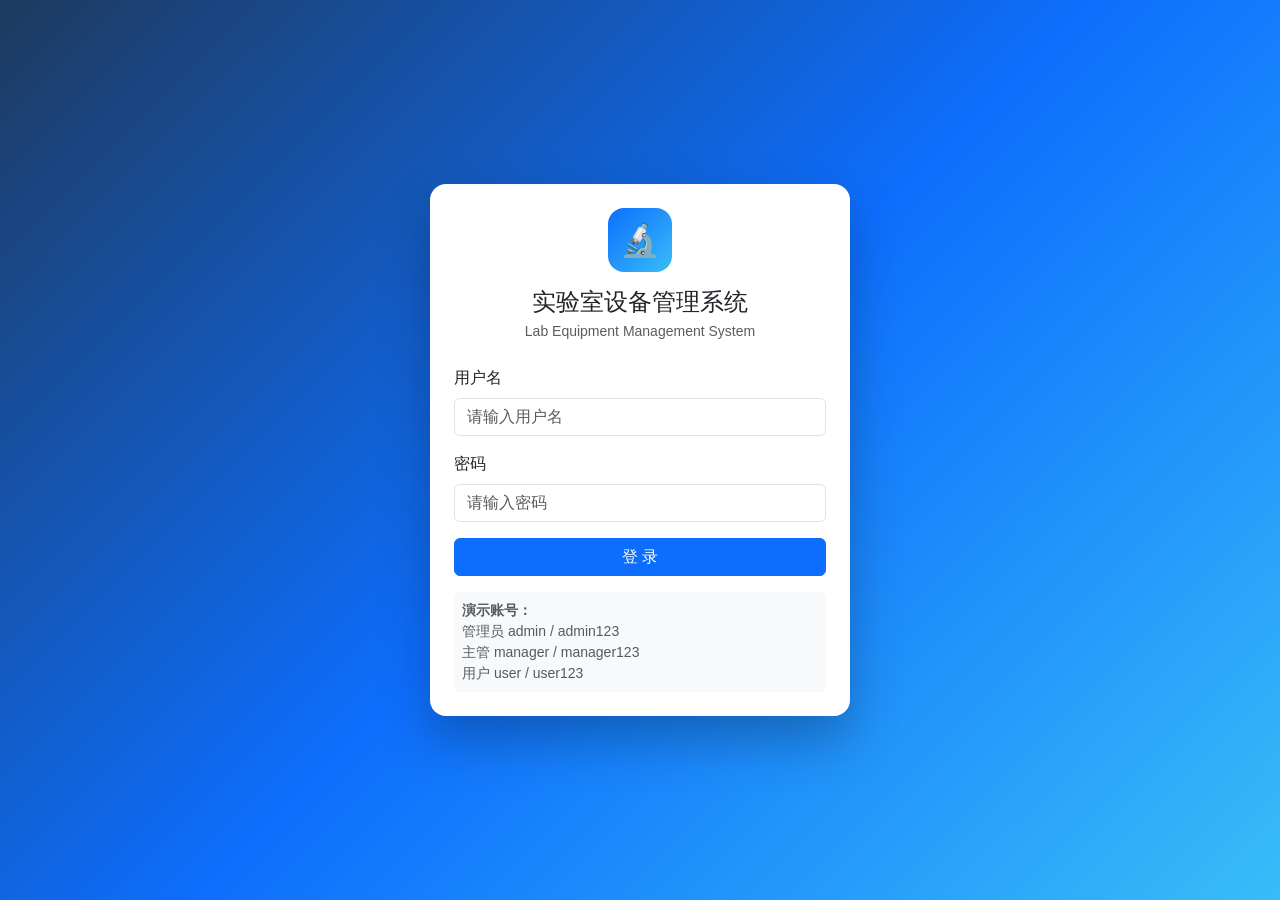
<file: 实验室管理系统/index.html>
<!DOCTYPE html>
<html lang="zh-CN">
<head>
  <meta charset="UTF-8">
  <meta name="viewport" content="width=device-width, initial-scale=1.0">
  <title>实验室设备管理系统</title>
  <link href="lib/bootstrap.min.css" rel="stylesheet">
  <link href="css/app.css" rel="stylesheet">
</head>
<body>
  <!-- 登录 -->
  <div id="loginPage" class="login-wrapper">
    <div class="card login-card p-4">
      <div class="login-logo">🔬</div>
      <h4 class="text-center mb-1">实验室设备管理系统</h4>
      <p class="text-center text-muted small mb-4">Lab Equipment Management System</p>
      <form id="loginForm">
        <div class="mb-3">
          <label class="form-label">用户名</label>
          <input type="text" class="form-control" id="loginUsername" required placeholder="请输入用户名">
        </div>
        <div class="mb-3">
          <label class="form-label">密码</label>
          <input type="password" class="form-control" id="loginPassword" required placeholder="请输入密码">
        </div>
        <button type="submit" class="btn btn-primary w-100">登 录</button>
      </form>
      <div class="mt-3 p-2 bg-light rounded small text-muted">
        <strong>演示账号：</strong><br>
        管理员 admin / admin123<br>
        主管 manager / manager123<br>
        用户 user / user123
      </div>
    </div>
  </div>

  <!-- 后台 -->
  <div id="appPage">
    <div class="app-layout">
      <aside class="sidebar" id="sidebar">
        <div class="sidebar-brand">
          实验室设备管理
          <small>本地版 v1.0</small>
        </div>
        <nav class="nav flex-column py-2" id="sidebarNav">
          <a class="nav-link active" href="#" data-panel="dashboard">📊 工作台</a>
          <a class="nav-link" href="#" data-panel="procurement">📝 采购申请</a>
          <a class="nav-link" href="#" data-panel="stock">📦 设备入库</a>
          <a class="nav-link" href="#" data-panel="equipment">📋 设备台账</a>
          <a class="nav-link" href="#" data-panel="maintenance">🔧 维修管理</a>
          <a class="nav-link" href="#" data-panel="scrap">🗑️ 报废审批</a>
          <a class="nav-link" href="#" data-panel="stats">📈 查询统计</a>
          <a class="nav-link admin-nav" href="#" data-panel="users">👥 用户管理</a>
          <a class="nav-link admin-nav" href="#" data-panel="settings">⚙️ 系统设置</a>
        </nav>
      </aside>

      <div class="main-content">
        <header class="topbar no-print">
          <div class="d-flex align-items-center gap-2">
            <button class="btn btn-outline-secondary btn-sm d-lg-none" id="btnToggleSidebar">☰</button>
            <h5 class="mb-0" id="pageTitle">工作台</h5>
          </div>
          <div class="d-flex align-items-center gap-3">
            <span class="text-muted small">当前用户：<strong id="currentUserName"></strong></span>
            <span class="badge bg-primary" id="currentUserRole"></span>
            <button class="btn btn-outline-danger btn-sm" id="btnLogout">退出</button>
          </div>
        </header>

        <main class="page-body">
          <!-- 工作台 -->
          <section class="content-panel active" id="panel-dashboard">
            <div class="row g-3 mb-4">
              <div class="col-md-4 col-lg">
                <div class="card stat-card h-100"><div class="card-body d-flex align-items-center gap-3">
                  <div class="stat-icon bg-primary bg-opacity-10 text-primary">📋</div>
                  <div><div class="text-muted small">设备总数</div><h3 class="mb-0" id="statTotal">0</h3></div>
                </div></div>
              </div>
              <div class="col-md-4 col-lg">
                <div class="card stat-card h-100"><div class="card-body d-flex align-items-center gap-3">
                  <div class="stat-icon bg-success bg-opacity-10 text-success">✅</div>
                  <div><div class="text-muted small">在用设备</div><h3 class="mb-0" id="statInUse">0</h3></div>
                </div></div>
              </div>
              <div class="col-md-4 col-lg">
                <div class="card stat-card h-100"><div class="card-body d-flex align-items-center gap-3">
                  <div class="stat-icon bg-warning bg-opacity-10 text-warning">🔧</div>
                  <div><div class="text-muted small">维修中</div><h3 class="mb-0" id="statMaint">0</h3></div>
                </div></div>
              </div>
              <div class="col-md-4 col-lg">
                <div class="card stat-card h-100"><div class="card-body d-flex align-items-center gap-3">
                  <div class="stat-icon bg-info bg-opacity-10 text-info">📝</div>
                  <div><div class="text-muted small">待审采购</div><h3 class="mb-0" id="statPendingProc">0</h3></div>
                </div></div>
              </div>
              <div class="col-md-4 col-lg">
                <div class="card stat-card h-100"><div class="card-body d-flex align-items-center gap-3">
                  <div class="stat-icon bg-danger bg-opacity-10 text-danger">🗑️</div>
                  <div><div class="text-muted small">待审报废</div><h3 class="mb-0" id="statPendingScrap">0</h3></div>
                </div></div>
              </div>
            </div>
            <div class="card"><div class="card-header">最近动态</div><div class="card-body p-0">
              <ul class="list-group list-group-flush" id="recentList"></ul>
            </div></div>
          </section>

          <!-- 采购 -->
          <section class="content-panel" id="panel-procurement">
            <div class="card">
              <div class="card-header d-flex flex-wrap gap-2 justify-content-between align-items-center">
                <span>采购申请列表</span>
                <div class="d-flex gap-2 flex-wrap">
                  <select class="form-select form-select-sm" style="width:auto" id="procFilterStatus">
                    <option value="">全部状态</option>
                    <option value="pending">待审批</option>
                    <option value="approved">已批准</option>
                    <option value="rejected">已驳回</option>
                    <option value="stocked">已入库</option>
                  </select>
                  <input type="text" class="form-control form-control-sm" id="procSearch" placeholder="搜索..." style="width:140px">
                  <button class="btn btn-primary btn-sm" id="btnNewProcurement">+ 新建申请</button>
                  <button class="btn btn-success btn-sm" id="btnExportProcurement">导出 Excel</button>
                </div>
              </div>
              <div class="card-body p-0 table-responsive">
                <table class="table table-hover mb-0">
                  <thead class="table-light"><tr>
                    <th>申请单号</th><th>设备名称</th><th>型号</th><th>数量</th><th>预算(元)</th>
                    <th>申请人</th><th>状态</th><th>申请时间</th><th>操作</th>
                  </tr></thead>
                  <tbody id="procurementTableBody"></tbody>
                </table>
              </div>
            </div>
          </section>

          <!-- 入库 -->
          <section class="content-panel" id="panel-stock">
            <div class="card">
              <div class="card-header">设备入库登记 <small class="text-muted">（自动生成设备编号）</small></div>
              <div class="card-body">
                <form id="stockForm">
                  <div class="row g-3">
                    <div class="col-md-6">
                      <label class="form-label">关联采购单（可选）</label>
                      <select class="form-select" id="stockProcurementId"><option value="">— 手动入库 —</option></select>
                    </div>
                    <div class="col-md-6">
                      <label class="form-label">设备名称 *</label>
                      <input type="text" class="form-control" id="stockName" required>
                    </div>
                    <div class="col-md-4"><label class="form-label">型号</label><input type="text" class="form-control" id="stockModel"></div>
                    <div class="col-md-4"><label class="form-label">类别</label><input type="text" class="form-control" id="stockCategory" placeholder="如：分析仪器"></div>
                    <div class="col-md-4"><label class="form-label">品牌</label><input type="text" class="form-control" id="stockBrand"></div>
                    <div class="col-md-4"><label class="form-label">单价(元)</label><input type="number" class="form-control" id="stockPrice" min="0" step="0.01"></div>
                    <div class="col-md-4"><label class="form-label">存放位置</label><input type="text" class="form-control" id="stockLocation"></div>
                    <div class="col-md-4"><label class="form-label">保管人</label><input type="text" class="form-control" id="stockKeeper"></div>
                    <div class="col-md-4"><label class="form-label">购置日期</label><input type="date" class="form-control" id="stockPurchaseDate"></div>
                    <div class="col-12"><label class="form-label">备注</label><textarea class="form-control" id="stockRemark" rows="2"></textarea></div>
                    <div class="col-12">
                      <button type="submit" class="btn btn-primary">确认入库</button>
                      <span class="text-muted small ms-2">编号格式：LAB-年份-序号（如 LAB-2026-0001）</span>
                    </div>
                  </div>
                </form>
                <div id="stockResult" class="alert alert-success mt-3 d-none"></div>
              </div>
            </div>
          </section>

          <!-- 台账 -->
          <section class="content-panel" id="panel-equipment">
            <div class="card">
              <div class="card-header d-flex flex-wrap gap-2 justify-content-between">
                <span>设备台账</span>
                <div class="d-flex gap-2 flex-wrap">
                  <input type="text" class="form-control form-control-sm" id="eqSearch" placeholder="编号/名称/位置" style="width:160px">
                  <select class="form-select form-select-sm" id="eqFilterStatus" style="width:auto">
                    <option value="">全部状态</option>
                    <option value="in_use">在用</option>
                    <option value="maintenance">维修中</option>
                    <option value="scrapped">已报废</option>
                  </select>
                  <button class="btn btn-success btn-sm" id="btnExportEquipment">导出 Excel</button>
                </div>
              </div>
              <div class="card-body p-0 table-responsive">
                <table class="table table-hover mb-0">
                  <thead class="table-light"><tr>
                    <th>设备编号</th><th>名称</th><th>型号</th><th>类别</th><th>单价</th>
                    <th>位置</th><th>保管人</th><th>状态</th><th>入库日期</th><th>操作</th>
                  </tr></thead>
                  <tbody id="equipmentTableBody"></tbody>
                </table>
              </div>
            </div>
          </section>

          <!-- 维修 -->
          <section class="content-panel" id="panel-maintenance">
            <div class="card">
              <div class="card-header d-flex justify-content-between">
                <span>维修记录</span>
                <button class="btn btn-primary btn-sm" id="btnNewMaintenance">+ 登记维修</button>
              </div>
              <div class="card-body p-0 table-responsive">
                <table class="table table-hover mb-0">
                  <thead class="table-light"><tr>
                    <th>设备编号</th><th>设备名称</th><th>维修类型</th><th>费用</th>
                    <th>开始日期</th><th>状态</th><th>承修单位</th><th>操作</th>
                  </tr></thead>
                  <tbody id="maintenanceTableBody"></tbody>
                </table>
              </div>
            </div>
          </section>

          <!-- 报废 -->
          <section class="content-panel" id="panel-scrap">
            <div class="card">
              <div class="card-header d-flex flex-wrap gap-2 justify-content-between">
                <span>报废审批</span>
                <div class="d-flex gap-2">
                  <button class="btn btn-warning btn-sm" id="btnNewScrap">+ 申请报废</button>
                  <button class="btn btn-success btn-sm" id="btnExportScrap">导出 Excel</button>
                </div>
              </div>
              <div class="card-body p-0 table-responsive">
                <table class="table table-hover mb-0">
                  <thead class="table-light"><tr>
                    <th>设备编号</th><th>设备名称</th><th>报废原因</th><th>申请人</th>
                    <th>申请时间</th><th>状态</th><th>操作</th>
                  </tr></thead>
                  <tbody id="scrapTableBody"></tbody>
                </table>
              </div>
            </div>
          </section>

          <!-- 统计 -->
          <section class="content-panel" id="panel-stats">
            <div class="row g-3">
              <div class="col-lg-6">
                <div class="card h-100"><div class="card-header">按类别统计</div><div class="card-body" id="statsByCategory"></div></div>
              </div>
              <div class="col-lg-6">
                <div class="card h-100"><div class="card-header">按状态统计</div><div class="card-body" id="statsByStatus"></div></div>
              </div>
              <div class="col-12">
                <div class="card"><div class="card-header">资产概览</div><div class="card-body">
                  <div class="row text-center">
                    <div class="col-md-4"><h4 id="statsTotalValue">¥0</h4><small class="text-muted">资产总值</small></div>
                    <div class="col-md-4"><h4 id="statsAvgPrice">¥0</h4><small class="text-muted">平均单价</small></div>
                    <div class="col-md-4"><h4 id="statsCount">0</h4><small class="text-muted">在用设备数</small></div>
                  </div>
                  <hr>
                  <div class="d-flex flex-wrap gap-2">
                    <button class="btn btn-success btn-sm" id="btnExportStatsEq">导出设备台账</button>
                    <button class="btn btn-success btn-sm" id="btnExportStatsProc">导出采购记录</button>
                    <button class="btn btn-success btn-sm" id="btnExportStatsMaint">导出维修记录</button>
                  </div>
                </div></div>
              </div>
            </div>
          </section>

          <!-- 用户 -->
          <section class="content-panel" id="panel-users">
            <div class="card">
              <div class="card-header d-flex justify-content-between">
                <span>用户管理</span>
                <button class="btn btn-primary btn-sm" id="btnNewUser">+ 添加用户</button>
              </div>
              <div class="card-body p-0 table-responsive">
                <table class="table table-hover mb-0">
                  <thead class="table-light"><tr>
                    <th>用户名</th><th>姓名</th><th>角色</th><th>部门</th><th>操作</th>
                  </tr></thead>
                  <tbody id="usersTableBody"></tbody>
                </table>
              </div>
            </div>
          </section>

          <!-- 设置 -->
          <section class="content-panel" id="panel-settings">
            <div class="card" style="max-width:520px">
              <div class="card-header">系统设置</div>
              <div class="card-body">
                <form id="settingsForm">
                  <div class="mb-3">
                    <label class="form-label">设备编号前缀</label>
                    <input type="text" class="form-control" id="settingsCodePrefix" maxlength="10" required>
                    <div class="form-text">入库时自动生成，如 LAB-2026-0001</div>
                  </div>
                  <button type="submit" class="btn btn-primary">保存设置</button>
                  <button type="button" class="btn btn-outline-danger ms-2" id="btnResetData">重置全部数据</button>
                </form>
              </div>
            </div>
          </section>
        </main>
      </div>
    </div>
  </div>

  <!-- 采购模态框 -->
  <div class="modal fade" id="procurementModal" tabindex="-1">
    <div class="modal-dialog modal-lg"><div class="modal-content">
      <div class="modal-header"><h5 class="modal-title" id="procurementModalTitle">新建采购申请</h5>
        <button type="button" class="btn-close" data-bs-dismiss="modal"></button></div>
      <form id="procurementForm"><div class="modal-body">
        <input type="hidden" id="procId">
        <div class="row g-3">
          <div class="col-md-6"><label class="form-label">设备名称 *</label><input type="text" class="form-control" id="procName" required></div>
          <div class="col-md-6"><label class="form-label">型号规格</label><input type="text" class="form-control" id="procModel"></div>
          <div class="col-md-4"><label class="form-label">类别</label><input type="text" class="form-control" id="procCategory"></div>
          <div class="col-md-4"><label class="form-label">数量 *</label><input type="number" class="form-control" id="procQuantity" min="1" value="1" required></div>
          <div class="col-md-4"><label class="form-label">预算(元) *</label><input type="number" class="form-control" id="procBudget" min="0" required></div>
          <div class="col-md-6"><label class="form-label">建议供应商</label><input type="text" class="form-control" id="procSupplier"></div>
          <div class="col-md-6"><label class="form-label">单价(元)</label><input type="number" class="form-control" id="procUnitPrice" min="0" step="0.01"></div>
          <div class="col-12"><label class="form-label">申购理由 *</label><textarea class="form-control" id="procReason" rows="3" required></textarea></div>
        </div>
      </div><div class="modal-footer">
        <button type="button" class="btn btn-secondary" data-bs-dismiss="modal">取消</button>
        <button type="submit" class="btn btn-primary">提交申请</button>
      </div></form>
    </div></div>
  </div>

  <!-- 维修模态框 -->
  <div class="modal fade" id="maintenanceModal" tabindex="-1">
    <div class="modal-dialog"><div class="modal-content">
      <div class="modal-header"><h5 class="modal-title">登记维修</h5><button type="button" class="btn-close" data-bs-dismiss="modal"></button></div>
      <form id="maintenanceForm"><div class="modal-body">
        <div class="mb-3"><label class="form-label">选择设备 *</label><select class="form-select" id="maintEquipmentId" required></select></div>
        <div class="mb-3"><label class="form-label">维修类型</label><input type="text" class="form-control" id="maintType" placeholder="如：定期保养、故障维修"></div>
        <div class="mb-3"><label class="form-label">故障描述</label><textarea class="form-control" id="maintDescription" rows="2"></textarea></div>
        <div class="row g-2">
          <div class="col-6"><label class="form-label">费用(元)</label><input type="number" class="form-control" id="maintCost" min="0" step="0.01"></div>
          <div class="col-6"><label class="form-label">开始日期</label><input type="date" class="form-control" id="maintStartDate" required></div>
        </div>
        <div class="mb-3 mt-2"><label class="form-label">承修单位</label><input type="text" class="form-control" id="maintVendor"></div>
      </div><div class="modal-footer">
        <button type="button" class="btn btn-secondary" data-bs-dismiss="modal">取消</button>
        <button type="submit" class="btn btn-primary">保存</button>
      </div></form>
    </div></div>
  </div>

  <!-- 报废模态框 -->
  <div class="modal fade" id="scrapModal" tabindex="-1">
    <div class="modal-dialog"><div class="modal-content">
      <div class="modal-header"><h5 class="modal-title">申请报废</h5><button type="button" class="btn-close" data-bs-dismiss="modal"></button></div>
      <form id="scrapForm"><div class="modal-body">
        <div class="mb-3"><label class="form-label">选择设备 *</label><select class="form-select" id="scrapEquipmentId" required></select></div>
        <div class="mb-3"><label class="form-label">报废原因 *</label><textarea class="form-control" id="scrapReason" rows="3" required></textarea></div>
      </div><div class="modal-footer">
        <button type="button" class="btn btn-secondary" data-bs-dismiss="modal">取消</button>
        <button type="submit" class="btn btn-warning">提交申请</button>
      </div></form>
    </div></div>
  </div>

  <!-- 用户模态框 -->
  <div class="modal fade" id="userModal" tabindex="-1">
    <div class="modal-dialog"><div class="modal-content">
      <div class="modal-header"><h5 class="modal-title" id="userModalTitle">添加用户</h5><button type="button" class="btn-close" data-bs-dismiss="modal"></button></div>
      <form id="userForm"><div class="modal-body">
        <input type="hidden" id="userId">
        <div class="mb-3"><label class="form-label">用户名 *</label><input type="text" class="form-control" id="userUsername" required></div>
        <div class="mb-3"><label class="form-label">密码 *</label><input type="password" class="form-control" id="userPassword"></div>
        <div class="mb-3"><label class="form-label">姓名 *</label><input type="text" class="form-control" id="userName" required></div>
        <div class="mb-3"><label class="form-label">角色</label>
          <select class="form-select" id="userRole">
            <option value="operator">普通用户</option>
            <option value="manager">设备主管</option>
            <option value="admin">系统管理员</option>
          </select>
        </div>
        <div class="mb-3"><label class="form-label">部门</label><input type="text" class="form-control" id="userDepartment"></div>
      </div><div class="modal-footer">
        <button type="button" class="btn btn-secondary" data-bs-dismiss="modal">取消</button>
        <button type="submit" class="btn btn-primary">保存</button>
      </div></form>
    </div></div>
  </div>

  <!-- 设备详情 -->
  <div class="modal fade" id="equipmentDetailModal" tabindex="-1">
    <div class="modal-dialog modal-lg"><div class="modal-content">
      <div class="modal-header"><h5 class="modal-title">设备详情</h5><button type="button" class="btn-close" data-bs-dismiss="modal"></button></div>
      <div class="modal-body" id="equipmentDetailBody"></div>
    </div></div>
  </div>

  <div class="toast-container position-fixed bottom-0 end-0 p-3" id="toastContainer"></div>

  <script src="lib/bootstrap.bundle.min.js"></script>
  <script src="js/storage.js"></script>
  <script src="js/app.js"></script>
</body>
</html>
</file>
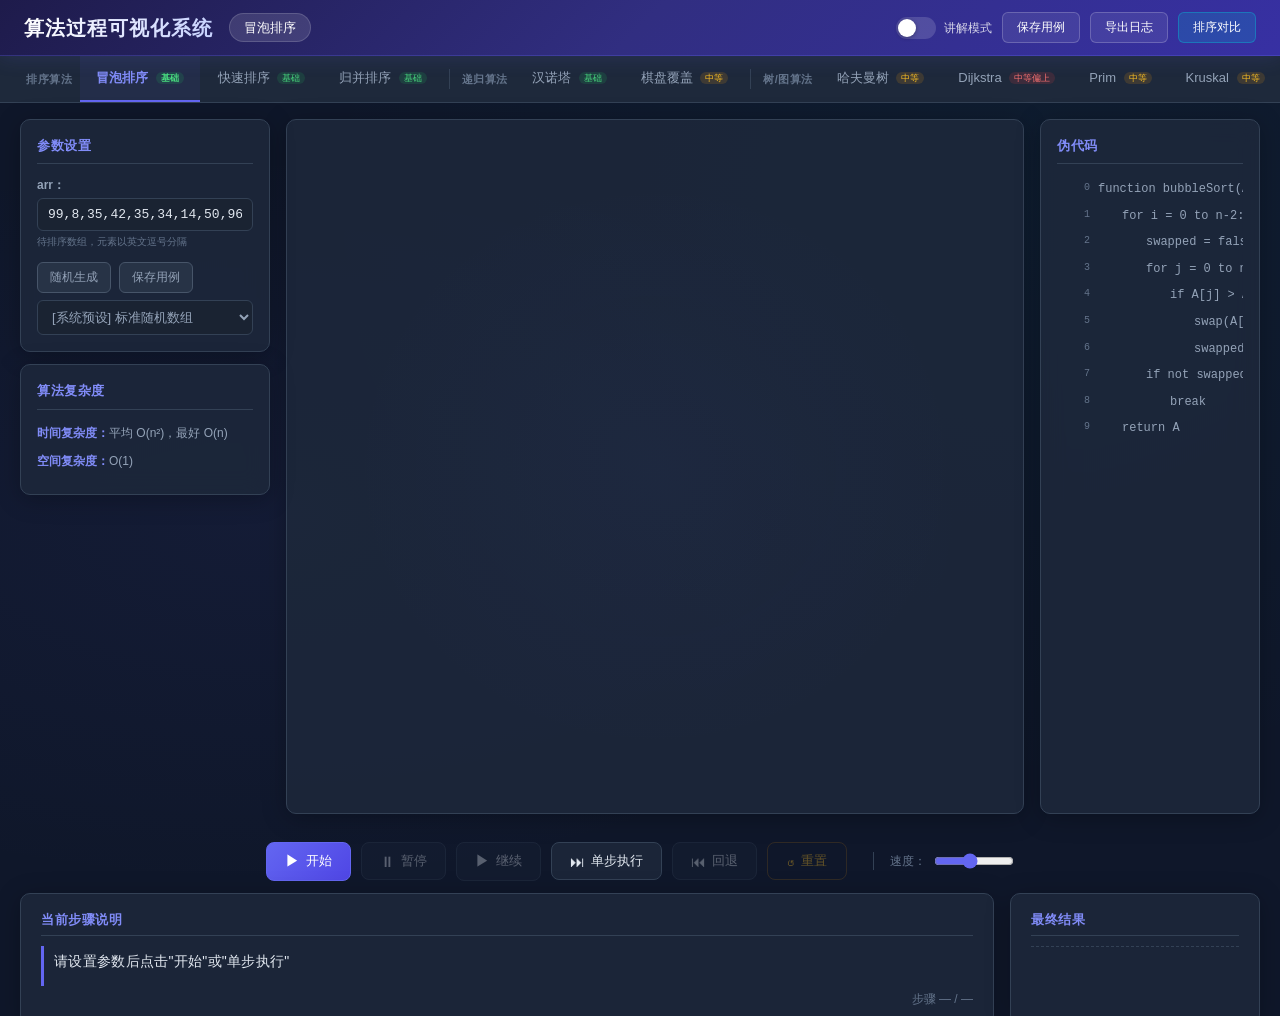
<file: 算法可视化平台/index.html>
<!DOCTYPE html>
<html lang="zh-CN">
<head>
  <meta charset="UTF-8">
  <meta name="viewport" content="width=device-width, initial-scale=1.0">
  <title>算法过程可视化系统</title>
  <link rel="stylesheet" href="css/style.css">
</head>
<body>

<!-- ===== 顶部标题栏 ===== -->
<header class="header">
  <div class="header-left">
    <h1>算法过程可视化系统</h1>
    <span class="algo-badge" id="current-algo-name">请选择算法</span>
  </div>
  <div class="header-right">
    <label class="lecture-toggle" title="开启后关键步骤显示详细讲解">
      <input type="checkbox" id="lecture-mode-toggle">
      <span class="toggle-track">
        <span class="toggle-thumb"></span>
      </span>
      <span class="toggle-label">讲解模式</span>
    </label>
    <button class="btn-header" id="btn-save-custom" title="保存当前输入为自定义测试数据">保存用例</button>
    <button class="btn-header" id="btn-export-log" title="导出算法执行日志">导出日志</button>
    <button class="btn-header btn-compare" id="btn-toggle-compare" title="打开排序算法对比模式">排序对比</button>
  </div>
</header>

<!-- ===== 算法分类选择标签 ===== -->
<nav class="algo-selector">
  <div class="category-label">排序算法</div>
  <div class="algo-tab" data-algo="bubble" data-category="排序算法">
    冒泡排序 <span class="difficulty-badge basic">基础</span>
  </div>
  <div class="algo-tab" data-algo="quicksort" data-category="排序算法">
    快速排序 <span class="difficulty-badge basic">基础</span>
  </div>
  <div class="algo-tab" data-algo="merge" data-category="排序算法">
    归并排序 <span class="difficulty-badge basic">基础</span>
  </div>

  <div class="category-divider"></div>
  <div class="category-label">递归算法</div>
  <div class="algo-tab" data-algo="hanoi" data-category="递归算法">
    汉诺塔 <span class="difficulty-badge basic">基础</span>
  </div>
  <div class="algo-tab" data-algo="chessboard" data-category="递归算法">
    棋盘覆盖 <span class="difficulty-badge medium">中等</span>
  </div>

  <div class="category-divider"></div>
  <div class="category-label">树/图算法</div>
  <div class="algo-tab" data-algo="huffman" data-category="树结构算法">
    哈夫曼树 <span class="difficulty-badge medium">中等</span>
  </div>
  <div class="algo-tab" data-algo="dijkstra" data-category="图算法">
    Dijkstra <span class="difficulty-badge advanced">中等偏上</span>
  </div>
  <div class="algo-tab" data-algo="prim" data-category="图算法">
    Prim <span class="difficulty-badge medium">中等</span>
  </div>
  <div class="algo-tab" data-algo="kruskal" data-category="图算法">
    Kruskal <span class="difficulty-badge medium">中等</span>
  </div>

  <div class="category-divider"></div>
  <div class="category-label">回溯算法</div>
  <div class="algo-tab" data-algo="maze" data-category="回溯算法">
    迷宫求解 <span class="difficulty-badge medium">中等</span>
  </div>
</nav>

<!-- ===== 主布局 ===== -->
<div class="main-container">

  <!-- 左侧面板 -->
  <aside class="left-panel">

    <!-- 参数输入面板 -->
    <div class="panel-card">
      <h3>参数设置</h3>
      <div id="param-area">
        <!-- 动态渲染参数输入控件 -->
      </div>
      <div class="param-actions">
        <button class="btn-sm" id="btn-random" title="随机生成一组合法参数">随机生成</button>
        <button class="btn-sm" id="btn-save-case" title="保存当前输入为自定义测试数据" style="display:none;">保存用例</button>
      </div>
      <select class="test-case-select" id="test-case-select">
        <option value="">— 选择测试用例 —</option>
      </select>
      <div class="custom-case-section" id="custom-case-section" style="display:none;">
        <div class="custom-case-header">我的自定义用例</div>
        <div id="custom-case-list"></div>
      </div>
    </div>

    <!-- 复杂度信息面板 -->
    <div class="panel-card complexity-info">
      <h3>算法复杂度</h3>
      <p><span class="complexity-label">时间复杂度：</span><span id="time-complexity">—</span></p>
      <p><span class="complexity-label">空间复杂度：</span><span id="space-complexity">—</span></p>
    </div>

    <!-- 讲解面板（讲解模式开启时显示） -->
    <div class="panel-card explanation-panel" id="explanation-panel" style="display:none;">
      <h3>步骤讲解</h3>
      <div id="explanation-content"></div>
    </div>
  </aside>

  <!-- 可视化展示区域 -->
  <section class="viz-panel">
    <div class="viz-canvas-container">
      <canvas id="viz-canvas" width="800" height="500"></canvas>
    </div>
  </section>

  <!-- 伪代码面板 -->
  <aside class="pseudocode-panel" id="pseudocode-panel">
    <div class="panel-card pseudocode-card">
      <h3>伪代码</h3>
      <div class="pseudocode-body" id="pseudocode-body">
        <div class="pseudocode-placeholder">请选择一个算法</div>
      </div>
    </div>
  </aside>
</div>

<!-- ===== 排序对比模式面板（默认隐藏） ===== -->
<div class="compare-container" id="sort-compare-container" style="display:none;">
  <div class="compare-header">
    <div class="compare-input-area">
      <label>输入数组：</label>
      <input type="text" class="compare-input" id="compare-input-arr" placeholder="元素以英文逗号分隔，如 34,7,23,32,5" value="34,7,23,32,5,17,55,3,42,11">
      <button class="btn-sm" id="compare-btn-random">随机生成</button>
    </div>
  </div>
  <div class="compare-panels">
    <div class="compare-column">
      <div class="compare-column-header">
        <select class="compare-algo-select" id="compare-algo-a">
          <option value="bubble">冒泡排序</option>
          <option value="quicksort" selected>快速排序</option>
          <option value="merge">归并排序</option>
        </select>
        <div class="compare-stats" id="compare-stats-a">比较: 0 次 | 交换: 0 次</div>
      </div>
      <div class="compare-canvas-wrap">
        <canvas id="compare-canvas-a" width="400" height="300"></canvas>
      </div>
      <div class="compare-desc" id="compare-desc-a">请设置参数后点击"开始"</div>
      <div class="compare-complexity" id="compare-complexity-a"></div>
      <div class="compare-final" id="compare-final-a"></div>
    </div>
    <div class="compare-divider">
      <span>VS</span>
    </div>
    <div class="compare-column">
      <div class="compare-column-header">
        <select class="compare-algo-select" id="compare-algo-b">
          <option value="bubble">冒泡排序</option>
          <option value="quicksort">快速排序</option>
          <option value="merge" selected>归并排序</option>
        </select>
        <div class="compare-stats" id="compare-stats-b">比较: 0 次 | 交换: 0 次</div>
      </div>
      <div class="compare-canvas-wrap">
        <canvas id="compare-canvas-b" width="400" height="300"></canvas>
      </div>
      <div class="compare-desc" id="compare-desc-b">请设置参数后点击"开始"</div>
      <div class="compare-complexity" id="compare-complexity-b"></div>
      <div class="compare-final" id="compare-final-b"></div>
    </div>
  </div>
  <div class="control-bar compare-controls">
    <button class="control-btn primary" id="compare-btn-start">
      <span class="control-btn-icon">▶</span> 开始
    </button>
    <button class="control-btn" id="compare-btn-pause" disabled>
      <span class="control-btn-icon">⏸</span> 暂停
    </button>
    <button class="control-btn" id="compare-btn-resume" disabled>
      <span class="control-btn-icon">▶</span> 继续
    </button>
    <button class="control-btn" id="compare-btn-step" disabled>
      <span class="control-btn-icon">⏭</span> 单步执行
    </button>
    <button class="control-btn" id="compare-btn-stepback" disabled>
      <span class="control-btn-icon">⏮</span> 回退
    </button>
    <button class="control-btn warning" id="compare-btn-reset" disabled>
      <span class="control-btn-icon">↺</span> 重置
    </button>
  </div>
</div>

<!-- ===== 播放控制栏 ===== -->
<div class="control-bar" id="main-control-bar">
  <button class="control-btn primary" id="btn-start" disabled>
    <span class="control-btn-icon">▶</span> 开始
  </button>
  <button class="control-btn" id="btn-pause" disabled>
    <span class="control-btn-icon">⏸</span> 暂停
  </button>
  <button class="control-btn" id="btn-resume" disabled>
    <span class="control-btn-icon">▶</span> 继续
  </button>
  <button class="control-btn" id="btn-step" disabled>
    <span class="control-btn-icon">⏭</span> 单步执行
  </button>
  <button class="control-btn" id="btn-stepback" disabled>
    <span class="control-btn-icon">⏮</span> 回退
  </button>
  <button class="control-btn warning" id="btn-reset" disabled>
    <span class="control-btn-icon">↺</span> 重置
  </button>
  <div class="speed-control">
    <label>速度：</label>
    <input type="range" id="speed-slider" min="1" max="10" value="5" title="播放速度">
  </div>
</div>

<!-- ===== 底部信息栏 ===== -->
<div class="bottom-bar">
  <div class="info-card">
    <h3>当前步骤说明</h3>
    <div class="step-description" id="step-desc">请设置参数后点击"开始"或"单步执行"</div>
    <div class="step-counter" id="step-counter">步骤 — / —</div>
    <div class="step-explanation" id="step-explanation" style="display:none;"></div>
  </div>
  <div class="info-card">
    <h3>最终结果</h3>
    <div class="final-result" id="final-result"></div>
  </div>
</div>

<!-- ===== 保存用例弹窗 ===== -->
<div class="modal-overlay" id="save-case-modal" style="display:none;">
  <div class="modal-card">
    <h3>保存自定义测试用例</h3>
    <div class="modal-body">
      <label>用例名称：</label>
      <input type="text" id="save-case-name" placeholder="如：我的测试数据1" class="modal-input">
    </div>
    <div class="modal-actions">
      <button class="btn-sm" id="save-case-confirm">确认保存</button>
      <button class="btn-sm btn-cancel" id="save-case-cancel">取消</button>
    </div>
  </div>
</div>

<!-- ===== 导出格式弹窗 ===== -->
<div class="modal-overlay" id="export-modal" style="display:none;">
  <div class="modal-card">
    <h3>导出执行日志</h3>
    <div class="modal-body">
      <p>请选择导出格式：</p>
      <div class="export-options">
        <button class="btn-sm export-option" data-format="txt">TXT 文本格式</button>
        <button class="btn-sm export-option" data-format="json">JSON 格式</button>
      </div>
    </div>
    <div class="modal-actions">
      <button class="btn-sm btn-cancel" id="export-cancel">取消</button>
    </div>
  </div>
</div>

<!-- ===== 脚本加载 ===== -->
<script src="js/common.js"></script>
<script src="js/bubble.js"></script>
<script src="js/quicksort.js"></script>
<script src="js/merge.js"></script>
<script src="js/hanoi.js"></script>
<script src="js/chessboard.js"></script>
<script src="js/huffman.js"></script>
<script src="js/dijkstra.js"></script>
<script src="js/prim.js"></script>
<script src="js/kruskal.js"></script>
<script src="js/maze.js"></script>
<script src="js/sort_compare.js"></script>
<script src="js/main.js"></script>

</body>
</html>
</file>
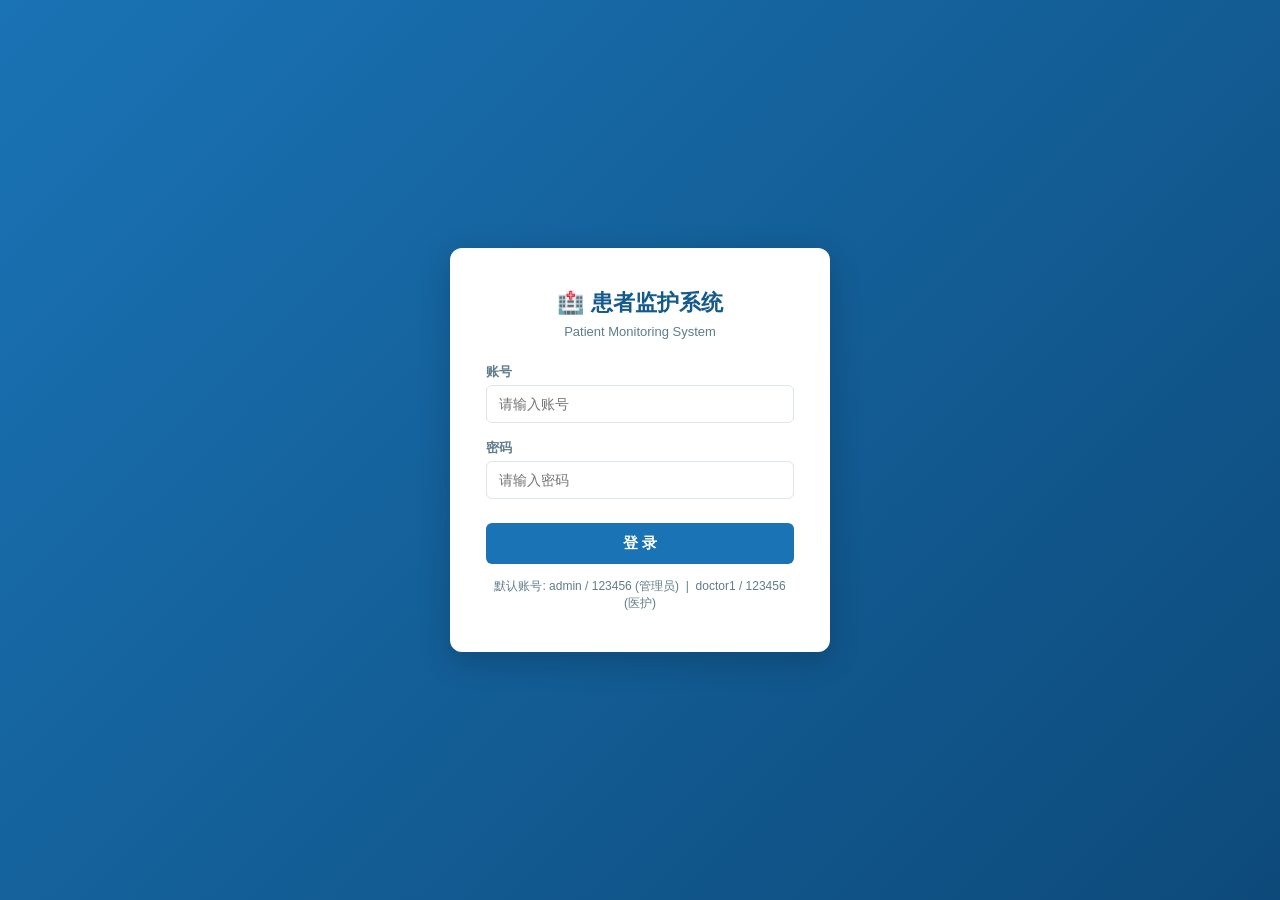
<file: 患者监护系统/患者监护系统/index.html>
<!DOCTYPE html>
<html lang="zh-CN">
<head>
<meta charset="UTF-8">
<meta name="viewport" content="width=device-width, initial-scale=1.0">
<title>患者监护系统</title>
<link rel="stylesheet" href="css/style.css">
<script src="lib/chart.umd.min.js"></script>
</head>
<body>

<!-- ========== 登录页 ========== -->
<div id="login-page">
  <div class="login-card">
    <h1>🏥 患者监护系统</h1>
    <p class="sub">Patient Monitoring System</p>
    <div class="field"><label>账号</label><input id="login-user" placeholder="请输入账号"></div>
    <div class="field"><label>密码</label><input id="login-pass" type="password" placeholder="请输入密码"></div>
    <button onclick="App.login()">登 录</button>
    <p class="err" id="login-err"></p>
    <p style="margin-top:14px;font-size:12px;color:var(--text-light);">默认账号: admin / 123456 (管理员) &nbsp;|&nbsp; doctor1 / 123456 (医护)</p>
  </div>
</div>

<!-- ========== 主应用 ========== -->
<div id="app">
  <!-- 侧边栏 -->
  <aside id="sidebar">
    <div class="logo">🏥 患者监护系统</div>
    <div class="user-info" id="sidebar-user"></div>
    <nav id="nav"></nav>
    <button class="logout-btn" onclick="App.logout()">🚪 退出登录</button>
  </aside>

  <!-- 主内容 -->
  <div id="main">
    <div id="topbar"><button class="menu-toggle" onclick="document.getElementById('sidebar').classList.toggle('open')">☰</button> <span id="page-title">工作台</span></div>

    <!-- 工作台首页 -->
    <div class="page" id="page-dashboard"></div>

    <!-- 患者管理 -->
    <div class="page" id="page-patients"></div>

    <!-- 生理数据 -->
    <div class="page" id="page-vitals"></div>

    <!-- 异常预警 -->
    <div class="page" id="page-alerts"></div>

    <!-- 监护日志 -->
    <div class="page" id="page-logs"></div>

    <!-- 病情报告 -->
    <div class="page" id="page-reports"></div>

    <!-- 管理员：用户管理 + 系统日志 -->
    <div class="page" id="page-admin"></div>
  </div>
</div>

<!-- 通用弹窗 -->
<div class="modal-overlay" id="modal-overlay">
  <div class="modal" id="modal-box"></div>
</div>

<script src="js/app.js"></script>
</body>
</html>
</file>
<file: 实验室管理系统/css/app.css>
:root {
  --sidebar-width: 260px;
  --primary: #0d6efd;
  --sidebar-bg: #1e293b;
  --sidebar-hover: #334155;
}

body {
  font-family: "Segoe UI", "Microsoft YaHei", sans-serif;
  background: #f1f5f9;
  min-height: 100vh;
}

.login-wrapper {
  min-height: 100vh;
  background: linear-gradient(135deg, #1e3a5f 0%, #0d6efd 50%, #38bdf8 100%);
  display: flex;
  align-items: center;
  justify-content: center;
  padding: 1rem;
}

.login-card {
  max-width: 420px;
  width: 100%;
  border: none;
  border-radius: 16px;
  box-shadow: 0 25px 50px rgba(0, 0, 0, 0.25);
}

.login-logo {
  width: 64px;
  height: 64px;
  background: linear-gradient(135deg, #0d6efd, #38bdf8);
  border-radius: 16px;
  display: flex;
  align-items: center;
  justify-content: center;
  font-size: 2rem;
  color: #fff;
  margin: 0 auto 1rem;
}

#appPage { display: none; }

.app-layout { display: flex; min-height: 100vh; }

.sidebar {
  width: var(--sidebar-width);
  background: var(--sidebar-bg);
  color: #e2e8f0;
  flex-shrink: 0;
  position: fixed;
  top: 0; left: 0; bottom: 0;
  z-index: 1000;
  overflow-y: auto;
  transition: transform 0.3s;
}

.sidebar-brand {
  padding: 1.25rem 1rem;
  border-bottom: 1px solid #334155;
  font-weight: 700;
  font-size: 1rem;
  color: #fff;
}

.sidebar-brand small {
  display: block;
  font-weight: 400;
  font-size: 0.75rem;
  color: #94a3b8;
  margin-top: 0.25rem;
}

.sidebar .nav-link {
  color: #cbd5e1;
  padding: 0.65rem 1rem;
  border-radius: 8px;
  margin: 2px 0.5rem;
  display: flex;
  align-items: center;
  gap: 0.5rem;
  font-size: 0.9rem;
}

.sidebar .nav-link:hover { background: var(--sidebar-hover); color: #fff; }
.sidebar .nav-link.active { background: var(--primary); color: #fff; }

.main-content {
  flex: 1;
  margin-left: var(--sidebar-width);
  min-height: 100vh;
  display: flex;
  flex-direction: column;
}

.topbar {
  background: #fff;
  border-bottom: 1px solid #e2e8f0;
  padding: 0.75rem 1.5rem;
  display: flex;
  align-items: center;
  justify-content: space-between;
  position: sticky;
  top: 0;
  z-index: 100;
}

.page-body { padding: 1.5rem; flex: 1; }

.stat-card {
  border: none;
  border-radius: 12px;
  transition: transform 0.2s, box-shadow 0.2s;
}

.stat-card:hover {
  transform: translateY(-2px);
  box-shadow: 0 8px 24px rgba(0, 0, 0, 0.08);
}

.stat-icon {
  width: 48px;
  height: 48px;
  border-radius: 12px;
  display: flex;
  align-items: center;
  justify-content: center;
  font-size: 1.5rem;
}

.content-panel { display: none; }
.content-panel.active { display: block; }

.table-actions .btn { padding: 0.15rem 0.4rem; font-size: 0.8rem; }

.chart-bar {
  height: 8px;
  border-radius: 4px;
  background: #e2e8f0;
  overflow: hidden;
}

.chart-bar-fill {
  height: 100%;
  border-radius: 4px;
  background: linear-gradient(90deg, #0d6efd, #38bdf8);
  transition: width 0.5s;
}

@media (max-width: 991.98px) {
  .sidebar { transform: translateX(-100%); }
  .sidebar.show { transform: translateX(0); }
  .main-content { margin-left: 0; }
}

.badge-status-pending { background:#ffc107; color:#000; }
.badge-status-approved { background:#198754; color:#fff; }
.badge-status-rejected { background:#dc3545; color:#fff; }
.badge-status-stocked { background:#0dcaf0; color:#000; }
.badge-status-ongoing { background:#fd7e14; color:#fff; }
.badge-status-completed { background:#198754; color:#fff; }
.badge-status-in_use { background:#198754; color:#fff; }
.badge-status-maintenance { background:#fd7e14; color:#fff; }
.badge-status-scrapped { background:#6c757d; color:#fff; }
</file>
<file: 算法可视化平台/css/style.css>
/* 算法过程可视化系统 — 全局样式（科技蓝主题升级版） */
* { margin: 0; padding: 0; box-sizing: border-box; }

:root {
  --primary: #6366f1;
  --primary-dark: #4f46e5;
  --primary-light: #818cf8;
  --primary-glow: rgba(99, 102, 241, 0.15);
  --bg: #0f172a;
  --bg-card: rgba(30, 41, 59, 0.85);
  --bg-card-solid: #1e293b;
  --bg-input: #1a2332;
  --border: #334155;
  --border-light: #475569;
  --text: #e2e8f0;
  --text-secondary: #94a3b8;
  --text-muted: #64748b;
  --success: #22c55e;
  --warning: #f59e0b;
  --danger: #ef4444;
  --accent: #06b6d4;
  --radius: 10px;
  --radius-sm: 6px;
  --shadow: 0 4px 24px rgba(0, 0, 0, 0.25);
  --shadow-glow: 0 0 20px var(--primary-glow);
}

body {
  font-family: "Microsoft YaHei", "微软雅黑", "Segoe UI", sans-serif;
  background: var(--bg);
  background-image:
    radial-gradient(ellipse at 20% 50%, rgba(99, 102, 241, 0.06) 0%, transparent 50%),
    radial-gradient(ellipse at 80% 20%, rgba(6, 182, 212, 0.04) 0%, transparent 50%);
  color: var(--text);
  min-width: 1100px;
  overflow-x: hidden;
  line-height: 1.5;
}

/* ===== 顶部标题栏 ===== */
.header {
  background: linear-gradient(135deg, #1e1b4b 0%, #312e81 50%, #3730a3 100%);
  color: #fff;
  padding: 12px 24px;
  display: flex;
  align-items: center;
  justify-content: space-between;
  border-bottom: 1px solid rgba(99, 102, 241, 0.3);
  box-shadow: 0 2px 20px rgba(99, 102, 241, 0.15);
  position: relative;
  z-index: 10;
}
.header-left {
  display: flex;
  align-items: center;
  gap: 16px;
}
.header h1 {
  font-size: 20px;
  font-weight: 700;
  letter-spacing: 1px;
  background: linear-gradient(to right, #fff, #c7d2fe);
  -webkit-background-clip: text;
  -webkit-text-fill-color: transparent;
  background-clip: text;
}
.header .algo-badge {
  background: rgba(255, 255, 255, 0.12);
  padding: 4px 14px;
  border-radius: 20px;
  font-size: 13px;
  border: 1px solid rgba(255, 255, 255, 0.15);
}
.header-right {
  display: flex;
  align-items: center;
  gap: 10px;
}

/* ===== 讲解模式开关 ===== */
.lecture-toggle {
  display: flex;
  align-items: center;
  gap: 8px;
  cursor: pointer;
  user-select: none;
}
.lecture-toggle input { display: none; }
.toggle-track {
  width: 40px;
  height: 22px;
  background: rgba(255, 255, 255, 0.15);
  border-radius: 11px;
  position: relative;
  transition: background 0.25s;
}
.lecture-toggle input:checked + .toggle-track {
  background: var(--accent);
}
.toggle-thumb {
  width: 18px;
  height: 18px;
  background: #fff;
  border-radius: 50%;
  position: absolute;
  top: 2px;
  left: 2px;
  transition: transform 0.25s;
  box-shadow: 0 1px 4px rgba(0, 0, 0, 0.3);
}
.lecture-toggle input:checked + .toggle-track .toggle-thumb {
  transform: translateX(18px);
}
.toggle-label {
  font-size: 12px;
  color: rgba(255, 255, 255, 0.8);
}

/* ===== Header按钮 ===== */
.btn-header {
  padding: 6px 14px;
  font-size: 12px;
  border: 1px solid rgba(255, 255, 255, 0.2);
  border-radius: 6px;
  background: rgba(255, 255, 255, 0.08);
  color: #fff;
  cursor: pointer;
  font-family: "Microsoft YaHei", sans-serif;
  transition: all 0.2s;
  white-space: nowrap;
}
.btn-header:hover {
  background: rgba(255, 255, 255, 0.18);
  border-color: rgba(255, 255, 255, 0.35);
}
.btn-header.btn-compare {
  background: rgba(6, 182, 212, 0.2);
  border-color: rgba(6, 182, 212, 0.4);
}
.btn-header.btn-compare:hover { background: rgba(6, 182, 212, 0.3); }
.btn-header.btn-compare.active {
  background: var(--accent);
  border-color: var(--accent);
  color: #000;
}

/* ===== 算法选择标签 ===== */
.algo-selector {
  display: flex;
  background: var(--bg-card-solid);
  border-bottom: 1px solid var(--border);
  padding: 0 20px;
  overflow-x: auto;
  flex-wrap: nowrap;
  align-items: center;
  gap: 2px;
}
.category-label {
  font-size: 11px;
  color: var(--text-muted);
  font-weight: 600;
  padding: 0 6px;
  white-space: nowrap;
  text-transform: uppercase;
  letter-spacing: 0.5px;
}
.category-divider {
  width: 1px;
  height: 20px;
  background: var(--border);
  margin: 0 4px;
  flex-shrink: 0;
}
.algo-tab {
  padding: 12px 16px;
  cursor: pointer;
  font-size: 13px;
  color: var(--text-secondary);
  border-bottom: 2px solid transparent;
  transition: all 0.2s;
  user-select: none;
  position: relative;
  white-space: nowrap;
  flex-shrink: 0;
}
.algo-tab:hover { color: var(--primary-light); background: rgba(99, 102, 241, 0.06); }
.algo-tab.active {
  color: var(--primary-light);
  font-weight: 600;
  border-bottom-color: var(--primary);
  background: rgba(99, 102, 241, 0.08);
}
.algo-tab .difficulty-badge {
  font-size: 9px;
  padding: 1px 5px;
  border-radius: 8px;
  margin-left: 4px;
  vertical-align: middle;
}
.difficulty-badge.basic { background: rgba(34, 197, 94, 0.15); color: #4ade80; }
.difficulty-badge.medium { background: rgba(245, 158, 11, 0.15); color: #fbbf24; }
.difficulty-badge.advanced { background: rgba(239, 68, 68, 0.15); color: #f87171; }

/* ===== 主布局 ===== */
.main-container {
  display: grid;
  grid-template-columns: 270px 1fr 270px;
  gap: 16px;
  padding: 16px 20px;
  max-width: 1600px;
  margin: 0 auto;
  min-height: calc(100vh - 200px);
}

/* ===== 左侧面板 ===== */
.left-panel {
  display: flex;
  flex-direction: column;
  gap: 12px;
}

.panel-card {
  background: var(--bg-card);
  border-radius: var(--radius);
  padding: 16px;
  border: 1px solid var(--border);
  box-shadow: var(--shadow);
  backdrop-filter: blur(12px);
  transition: border-color 0.3s, box-shadow 0.3s;
}
.panel-card:hover {
  border-color: var(--primary);
  box-shadow: var(--shadow), var(--shadow-glow);
}
.panel-card h3 {
  font-size: 13px;
  color: var(--primary-light);
  margin-bottom: 12px;
  padding-bottom: 8px;
  border-bottom: 1px solid var(--border);
  letter-spacing: 0.5px;
  text-transform: uppercase;
}

/* 参数输入 */
.param-row {
  margin-bottom: 12px;
}
.param-label {
  display: block;
  font-size: 12px;
  font-weight: 600;
  color: var(--text-secondary);
  margin-bottom: 4px;
}
.param-input {
  width: 100%;
  padding: 8px 10px;
  border: 1px solid var(--border);
  border-radius: var(--radius-sm);
  font-size: 13px;
  font-family: "Consolas", "Microsoft YaHei", monospace;
  transition: border-color 0.2s, box-shadow 0.2s;
  outline: none;
  background: var(--bg-input);
  color: var(--text);
}
.param-input:focus {
  border-color: var(--primary);
  box-shadow: 0 0 0 3px var(--primary-glow);
}
.param-input.input-error {
  border-color: var(--danger);
  background: rgba(239, 68, 68, 0.06);
}
.param-hint {
  display: block;
  font-size: 10px;
  color: var(--text-muted);
  margin-top: 3px;
}
.param-error {
  color: #f87171;
  font-size: 12px;
  padding: 8px 10px;
  background: rgba(239, 68, 68, 0.08);
  border-radius: var(--radius-sm);
  border: 1px solid rgba(239, 68, 68, 0.2);
  margin-top: 6px;
}

/* 操作按钮区 */
.param-actions {
  display: flex;
  gap: 8px;
  margin-top: 12px;
  flex-wrap: wrap;
  align-items: center;
}
.btn-sm {
  padding: 6px 12px;
  font-size: 12px;
  border: 1px solid var(--border-light);
  border-radius: var(--radius-sm);
  background: rgba(71, 85, 105, 0.3);
  cursor: pointer;
  transition: all 0.2s;
  font-family: "Microsoft YaHei", sans-serif;
  color: var(--text-secondary);
}
.btn-sm:hover {
  background: rgba(99, 102, 241, 0.15);
  border-color: var(--primary);
  color: var(--primary-light);
}
.btn-cancel {
  border-color: var(--border);
  color: var(--text-muted);
}
.btn-cancel:hover {
  background: rgba(239, 68, 68, 0.1);
  border-color: var(--danger);
  color: #f87171;
}

/* 测试用例下拉 */
.test-case-select {
  width: 100%;
  padding: 7px 8px;
  border: 1px solid var(--border);
  border-radius: var(--radius-sm);
  font-size: 12px;
  font-family: "Microsoft YaHei", sans-serif;
  outline: none;
  cursor: pointer;
  background: var(--bg-input);
  color: var(--text-secondary);
  margin-top: 8px;
}
.test-case-select optgroup {
  font-weight: 600;
  color: var(--primary-light);
}
.test-case-select option {
  color: var(--text);
  background: var(--bg-card-solid);
}

/* 自定义测试用例区 */
.custom-case-section {
  margin-top: 8px;
  border-top: 1px solid var(--border);
  padding-top: 8px;
}
.custom-case-header {
  font-size: 11px;
  color: var(--text-muted);
  margin-bottom: 4px;
  font-weight: 600;
}
.custom-case-item {
  display: flex;
  justify-content: space-between;
  align-items: center;
  padding: 4px 6px;
  font-size: 12px;
  border-radius: 4px;
  cursor: pointer;
  transition: background 0.15s;
}
.custom-case-item:hover { background: rgba(99, 102, 241, 0.08); }
.custom-case-name { flex: 1; color: var(--text-secondary); }
.btn-del-case {
  background: none;
  border: none;
  color: var(--text-muted);
  cursor: pointer;
  font-size: 15px;
  padding: 0 4px;
  transition: color 0.15s;
}
.btn-del-case:hover { color: var(--danger); }

/* 复杂度信息 */
.complexity-info p {
  font-size: 12px;
  color: var(--text-secondary);
  margin-bottom: 6px;
  line-height: 1.5;
}
.complexity-info .complexity-label {
  font-weight: 600;
  color: var(--primary-light);
}

/* 讲解面板 */
.explanation-panel #explanation-content {
  font-size: 12px;
  color: var(--text-secondary);
  line-height: 1.6;
  max-height: 200px;
  overflow-y: auto;
}

/* ===== 可视化区域 ===== */
.viz-panel {
  background: var(--bg-card);
  border-radius: var(--radius);
  border: 1px solid var(--border);
  box-shadow: var(--shadow);
  overflow: hidden;
  display: flex;
  flex-direction: column;
}
.viz-canvas-container {
  flex: 1;
  min-height: 400px;
  display: flex;
  align-items: center;
  justify-content: center;
  background: radial-gradient(ellipse at center, rgba(99, 102, 241, 0.03) 0%, transparent 60%);
}
#viz-canvas {
  width: 100%;
  height: 100%;
  display: block;
}

/* ===== 伪代码面板 ===== */
.pseudocode-panel {
  display: flex;
  flex-direction: column;
}

.pseudocode-card {
  flex: 1;
  display: flex;
  flex-direction: column;
  overflow: hidden;
}

.pseudocode-body {
  flex: 1;
  overflow-y: auto;
  font-family: "Consolas", "Microsoft YaHei", monospace;
  font-size: 12px;
  line-height: 1.8;
  color: var(--text-secondary);
  padding-right: 4px;
}

.pseudocode-body::-webkit-scrollbar {
  width: 4px;
}

.pseudocode-body::-webkit-scrollbar-track {
  background: transparent;
}

.pseudocode-body::-webkit-scrollbar-thumb {
  background: var(--border);
  border-radius: 2px;
}

.pseudocode-placeholder {
  display: flex;
  align-items: center;
  justify-content: center;
  height: 100%;
  color: var(--text-muted);
  font-size: 13px;
  font-family: "Microsoft YaHei", sans-serif;
}

.pseudocode-line {
  display: flex;
  align-items: flex-start;
  padding: 2px 8px;
  border-radius: 4px;
  margin: 1px 0;
  transition: all 0.25s;
  border-left: 3px solid transparent;
  white-space: pre;
}

.pseudocode-line .line-indent {
  display: inline-block;
  flex-shrink: 0;
}

.pseudocode-line .line-text {
  flex: 1;
}

.pseudocode-line.active {
  background: rgba(99, 102, 241, 0.15);
  border-left-color: var(--primary);
  color: var(--primary-light);
  font-weight: 600;
  box-shadow: inset 0 0 12px rgba(99, 102, 241, 0.08);
}

.pseudocode-line.separator {
  color: var(--text-muted);
  opacity: 0.5;
  cursor: default;
  pointer-events: none;
  letter-spacing: 1px;
}

.pseudocode-line-number {
  display: inline-block;
  width: 22px;
  min-width: 22px;
  text-align: right;
  margin-right: 8px;
  color: var(--text-muted);
  font-size: 10px;
  user-select: none;
  flex-shrink: 0;
}

/* ===== 底部信息栏 ===== */
.bottom-bar {
  display: grid;
  grid-template-columns: 1fr 280px;
  gap: 16px;
  max-width: 1500px;
  margin: 0 auto;
  padding: 0 20px 16px;
}

.info-card {
  background: var(--bg-card);
  border-radius: var(--radius);
  padding: 14px 18px;
  border: 1px solid var(--border);
  box-shadow: var(--shadow);
}
.info-card h3 {
  font-size: 12px;
  color: var(--primary-light);
  margin-bottom: 8px;
  padding-bottom: 6px;
  border-bottom: 1px solid var(--border);
  text-transform: uppercase;
  letter-spacing: 0.5px;
}
.step-description {
  font-size: 13px;
  line-height: 1.6;
  color: var(--text);
  min-height: 40px;
  max-height: 80px;
  overflow-y: auto;
}
.step-explanation {
  font-size: 12px;
  line-height: 1.6;
  color: var(--accent);
  margin-top: 8px;
  padding: 10px;
  background: rgba(6, 182, 212, 0.06);
  border-left: 3px solid var(--accent);
  border-radius: 4px;
  max-height: 100px;
  overflow-y: auto;
}
.step-counter {
  font-size: 12px;
  color: var(--text-muted);
  text-align: right;
  margin-top: 4px;
}
.final-result {
  font-size: 13px;
  color: var(--success);
  line-height: 1.5;
  margin-top: 4px;
  word-break: break-all;
}

/* ===== 播放控制栏 ===== */
.control-bar {
  display: flex;
  align-items: center;
  justify-content: center;
  gap: 10px;
  padding: 12px 20px;
  max-width: 1500px;
  margin: 0 auto;
  flex-wrap: wrap;
}
.control-btn {
  padding: 9px 18px;
  font-size: 13px;
  border: 1px solid var(--border);
  border-radius: 8px;
  background: var(--bg-card);
  cursor: pointer;
  font-family: "Microsoft YaHei", sans-serif;
  transition: all 0.2s;
  display: flex;
  align-items: center;
  gap: 6px;
  white-space: nowrap;
  color: var(--text);
}
.control-btn:hover:not(:disabled) {
  background: rgba(99, 102, 241, 0.12);
  border-color: var(--primary);
  transform: translateY(-1px);
  box-shadow: 0 4px 12px rgba(0, 0, 0, 0.3);
}
.control-btn:active:not(:disabled) {
  transform: translateY(0);
}
.control-btn:disabled {
  opacity: 0.35;
  cursor: not-allowed;
}
.control-btn.primary {
  background: linear-gradient(135deg, var(--primary), var(--primary-dark));
  color: #fff;
  border-color: var(--primary);
}
.control-btn.primary:hover:not(:disabled) {
  background: linear-gradient(135deg, var(--primary-light), var(--primary));
  box-shadow: 0 4px 16px var(--primary-glow);
}
.control-btn.warning {
  background: transparent;
  color: #fbbf24;
  border-color: rgba(245, 158, 11, 0.4);
}
.control-btn.warning:hover:not(:disabled) {
  background: rgba(245, 158, 11, 0.1);
  border-color: var(--warning);
}
.control-btn-icon {
  font-size: 15px;
}

/* 速度控制 */
.speed-control {
  display: flex;
  align-items: center;
  gap: 8px;
  margin-left: 16px;
  padding-left: 16px;
  border-left: 1px solid var(--border);
}
.speed-control label {
  font-size: 12px;
  color: var(--text-muted);
}
#speed-slider {
  width: 80px;
  accent-color: var(--primary);
}

/* ===== 排序对比模式 ===== */
.compare-container {
  padding: 16px 20px;
  max-width: 1500px;
  margin: 0 auto;
}

.compare-header {
  margin-bottom: 16px;
}
.compare-input-area {
  display: flex;
  align-items: center;
  gap: 10px;
  background: var(--bg-card);
  padding: 12px 16px;
  border-radius: var(--radius);
  border: 1px solid var(--border);
}
.compare-input-area label {
  font-size: 13px;
  color: var(--text-secondary);
  white-space: nowrap;
}
.compare-input {
  flex: 1;
  padding: 8px 12px;
  border: 1px solid var(--border);
  border-radius: var(--radius-sm);
  background: var(--bg-input);
  color: var(--text);
  font-size: 13px;
  font-family: "Consolas", "Microsoft YaHei", monospace;
  outline: none;
  transition: border-color 0.2s;
}
.compare-input:focus {
  border-color: var(--primary);
  box-shadow: 0 0 0 3px var(--primary-glow);
}

.compare-panels {
  display: grid;
  grid-template-columns: 1fr auto 1fr;
  gap: 0;
  margin-bottom: 16px;
}

.compare-column {
  background: var(--bg-card);
  border-radius: var(--radius);
  border: 1px solid var(--border);
  padding: 14px;
  display: flex;
  flex-direction: column;
  gap: 8px;
}
.compare-column-header {
  display: flex;
  justify-content: space-between;
  align-items: center;
  flex-wrap: wrap;
  gap: 8px;
}
.compare-algo-select {
  padding: 5px 10px;
  border: 1px solid var(--border);
  border-radius: var(--radius-sm);
  background: var(--bg-input);
  color: var(--primary-light);
  font-size: 13px;
  font-family: "Microsoft YaHei", sans-serif;
  outline: none;
  cursor: pointer;
  font-weight: 600;
}
.compare-stats {
  font-size: 12px;
  color: var(--text-secondary);
}
.compare-stats .stat-num {
  font-weight: 700;
  font-size: 14px;
}
.compare-canvas-wrap {
  min-height: 300px;
  background: radial-gradient(ellipse at center, rgba(99, 102, 241, 0.02) 0%, transparent 60%);
  border-radius: var(--radius-sm);
  overflow: hidden;
}
.compare-canvas-wrap canvas {
  width: 100%;
  height: 100%;
  display: block;
}
.compare-desc {
  font-size: 12px;
  color: var(--text-secondary);
  min-height: 36px;
  line-height: 1.5;
}
.compare-complexity {
  font-size: 11px;
  color: var(--text-muted);
}
.compare-final {
  font-size: 12px;
  color: var(--success);
  font-weight: 600;
}

.compare-divider {
  display: flex;
  align-items: center;
  padding: 0 12px;
}
.compare-divider span {
  writing-mode: vertical-lr;
  font-size: 14px;
  font-weight: 700;
  color: var(--primary-light);
  letter-spacing: 3px;
}

.compare-controls {
  background: var(--bg-card);
  border-radius: var(--radius);
  border: 1px solid var(--border);
  padding: 12px;
}

/* ===== 模态弹窗 ===== */
.modal-overlay {
  position: fixed;
  top: 0;
  left: 0;
  width: 100%;
  height: 100%;
  background: rgba(0, 0, 0, 0.6);
  backdrop-filter: blur(4px);
  display: flex;
  align-items: center;
  justify-content: center;
  z-index: 100;
}
.modal-card {
  background: var(--bg-card-solid);
  border-radius: var(--radius);
  padding: 24px;
  border: 1px solid var(--border);
  box-shadow: 0 8px 40px rgba(0, 0, 0, 0.5), 0 0 40px var(--primary-glow);
  min-width: 360px;
  max-width: 480px;
}
.modal-card h3 {
  font-size: 15px;
  color: var(--primary-light);
  margin-bottom: 16px;
}
.modal-body {
  margin-bottom: 16px;
}
.modal-body p {
  font-size: 13px;
  color: var(--text-secondary);
  margin-bottom: 10px;
}
.modal-body label {
  display: block;
  font-size: 12px;
  color: var(--text-secondary);
  margin-bottom: 6px;
}
.modal-input {
  width: 100%;
  padding: 8px 10px;
  border: 1px solid var(--border);
  border-radius: var(--radius-sm);
  background: var(--bg-input);
  color: var(--text);
  font-size: 13px;
  font-family: "Microsoft YaHei", sans-serif;
  outline: none;
}
.modal-input:focus {
  border-color: var(--primary);
  box-shadow: 0 0 0 3px var(--primary-glow);
}
.modal-actions {
  display: flex;
  gap: 10px;
  justify-content: flex-end;
}
.export-options {
  display: flex;
  gap: 10px;
  flex-wrap: wrap;
}
.export-option {
  padding: 10px 20px;
  font-size: 13px;
}

/* ===== 哈夫曼 & Dijkstra 专用样式 ===== */

/* 画布留白优化 */
.viz-canvas-container {
  padding: 12px;
}
#viz-canvas {
  border-radius: 6px;
}

/* 步骤说明增强 */
.step-description {
  font-size: 14px;
  letter-spacing: 0.3px;
  padding: 4px 0;
  border-left: 3px solid transparent;
  padding-left: 10px;
  transition: border-color 0.3s;
}
.step-description:not(:empty) {
  border-left-color: var(--primary);
}

/* 讲解面板内容提升可读性 */
#explanation-content {
  font-size: 13px !important;
  line-height: 1.75 !important;
  color: var(--text) !important;
}

/* 参数行间距优化 */
.param-row + .param-row {
  margin-top: 2px;
}

/* 测试用例下拉优化 */
.test-case-select {
  padding: 8px 10px;
  font-size: 13px;
}

/* 复杂度信息面板间距 */
.complexity-info p {
  padding: 2px 0;
}

/* 最终结果展示增强 */
.final-result {
  font-size: 14px;
  line-height: 1.7;
  padding: 6px 0;
  border-top: 1px dashed var(--border);
  margin-top: 8px;
  padding-top: 10px;
}

/* 信息卡片紧凑优化 */
.info-card {
  padding: 16px 20px;
}
.info-card h3 {
  font-size: 13px;
  margin-bottom: 10px;
}

/* 控制栏按钮间距 */
.control-btn {
  min-width: 80px;
  justify-content: center;
}

/* 弹窗输入框 */
.modal-input {
  transition: border-color 0.2s, box-shadow 0.2s;
}

/* 错误提示动画 */
.param-error {
  animation: fadeInDown 0.25s ease-out;
}
@keyframes fadeInDown {
  from { opacity: 0; transform: translateY(-6px); }
  to   { opacity: 1; transform: translateY(0); }
}

/* ===== 响应式 ===== */
@media (max-width: 1300px) {
  .main-container {
    grid-template-columns: 250px 1fr 220px;
  }
  .bottom-bar {
    grid-template-columns: 1fr 250px;
  }
  .compare-panels {
    grid-template-columns: 1fr;
    gap: 12px;
  }
  .compare-divider {
    flex-direction: row;
    justify-content: center;
    padding: 6px 0;
  }
  .compare-divider span {
    writing-mode: horizontal-tb;
    font-size: 18px;
  }
}

@media (max-width: 1100px) {
  body { min-width: 900px; }
  .main-container {
    grid-template-columns: 220px 1fr 180px;
  }
  .algo-tab {
    padding: 10px 12px;
    font-size: 12px;
  }
}
</file>
<file: 患者监护系统/患者监护系统/css/style.css>
/* ========== CSS 变量与全局 ========== */
:root {
  --primary: #1a73b5;
  --primary-dark: #155a8a;
  --primary-light: #e8f4fd;
  --success: #2e7d32;
  --warning: #e65100;
  --danger: #c62828;
  --bg: #f0f4f8;
  --bg-card: #ffffff;
  --text: #263238;
  --text-light: #607d8b;
  --border: #dce4ec;
  --shadow: 0 2px 8px rgba(0,0,0,0.08);
  --radius: 8px;
  --sidebar-w: 220px;
  --header-h: 56px;
  font-size: 14px;
}
* { margin:0; padding:0; box-sizing:border-box; }
body { font-family: "Segoe UI","Microsoft YaHei",sans-serif; background:var(--bg); color:var(--text); min-height:100vh; }
a { color:var(--primary); text-decoration:none; }
button { cursor:pointer; border:none; outline:none; font-family:inherit; font-size:inherit; }
input,select,textarea { font-family:inherit; font-size:inherit; outline:none; border:1px solid var(--border); border-radius:6px; padding:8px 12px; transition:border .2s; }
input:focus,select:focus,textarea:focus { border-color:var(--primary); box-shadow:0 0 0 3px rgba(26,115,181,.12); }
table { border-collapse:collapse; width:100%; }
th,td { text-align:left; padding:10px 12px; border-bottom:1px solid var(--border); }
th { background:var(--primary-light); color:var(--primary-dark); font-weight:600; white-space:nowrap; }
tr:hover td { background:#f8fafc; }

/* ========== 布局 ========== */
#login-page { display:flex; align-items:center; justify-content:center; min-height:100vh; background:linear-gradient(135deg, #1a73b5 0%, #0d4a7a 100%); }
.login-card { background:#fff; border-radius:12px; padding:40px 36px; width:380px; box-shadow:0 8px 32px rgba(0,0,0,.2); text-align:center; }
.login-card h1 { font-size:22px; color:var(--primary-dark); margin-bottom:6px; }
.login-card .sub { color:var(--text-light); font-size:13px; margin-bottom:24px; }
.login-card .field { text-align:left; margin-bottom:16px; }
.login-card .field label { display:block; margin-bottom:4px; font-weight:600; font-size:13px; color:var(--text-light); }
.login-card .field input,.login-card .field select { width:100%; padding:10px 12px; }
.login-card button { width:100%; padding:11px; background:var(--primary); color:#fff; border-radius:6px; font-size:15px; font-weight:600; margin-top:8px; }
.login-card button:hover { background:var(--primary-dark); }
.login-card .err { color:var(--danger); font-size:13px; margin-top:10px; }

#app { display:none; }
#app.active { display:flex; min-height:100vh; }

/* 侧边栏 */
#sidebar { width:var(--sidebar-w); background:linear-gradient(180deg, #0d3b5e 0%, #0d4a7a 100%); color:#fff; position:fixed; top:0; left:0; bottom:0; z-index:100; display:flex; flex-direction:column; transition:transform .3s; }
#sidebar .logo { padding:18px 20px; font-size:17px; font-weight:700; border-bottom:1px solid rgba(255,255,255,.12); }
#sidebar .user-info { padding:12px 20px; font-size:12px; color:rgba(255,255,255,.7); border-bottom:1px solid rgba(255,255,255,.12); }
#sidebar nav { flex:1; overflow-y:auto; padding:8px 0; }
#sidebar nav a { display:flex; align-items:center; gap:10px; padding:11px 20px; color:rgba(255,255,255,.8); font-size:13px; transition:.15s; }
#sidebar nav a:hover,#sidebar nav a.active { background:rgba(255,255,255,.1); color:#fff; }
#sidebar .logout-btn { margin:8px 12px; padding:9px; background:rgba(255,255,255,.1); color:#fff; border-radius:6px; font-size:13px; text-align:center; }
#sidebar .logout-btn:hover { background:rgba(255,255,255,.2); }

/* 内容区 */
#main { margin-left:var(--sidebar-w); flex:1; display:flex; flex-direction:column; }
#topbar { height:var(--header-h); background:#fff; border-bottom:1px solid var(--border); display:flex; align-items:center; padding:0 24px; font-weight:600; font-size:16px; position:sticky; top:0; z-index:50; gap:12px; }
#topbar .menu-toggle { display:none; background:none; font-size:22px; color:var(--text); }
.page { display:none; padding:20px 24px; }
.page.active { display:block; }

/* ========== 组件 ========== */
.card { background:var(--bg-card); border-radius:var(--radius); box-shadow:var(--shadow); padding:20px; margin-bottom:20px; }
.card h3 { font-size:15px; margin-bottom:14px; color:var(--primary-dark); display:flex;align-items:center;gap:8px; }
.stats-row { display:grid; grid-template-columns:repeat(auto-fit,minmax(200px,1fr)); gap:16px; margin-bottom:20px; }
.stat-card { background:var(--bg-card); border-radius:var(--radius); box-shadow:var(--shadow); padding:18px 20px; }
.stat-card .num { font-size:28px; font-weight:700; }
.stat-card .label { font-size:12px; color:var(--text-light); margin-top:2px; }
.stat-card.warn .num { color:var(--warning); }
.stat-card.danger .num { color:var(--danger); }
.stat-card.ok .num { color:var(--success); }
.stat-card.info .num { color:var(--primary); }

.toolbar { display:flex; flex-wrap:wrap; gap:10px; align-items:center; margin-bottom:16px; }
.toolbar input,.toolbar select { padding:7px 10px; }
.btn { padding:7px 16px; border-radius:6px; font-weight:600; font-size:13px; display:inline-flex;align-items:center;gap:6px; }
.btn-primary { background:var(--primary); color:#fff; }
.btn-primary:hover { background:var(--primary-dark); }
.btn-success { background:var(--success); color:#fff; }
.btn-warning { background:var(--warning); color:#fff; }
.btn-danger { background:var(--danger); color:#fff; }
.btn-outline { background:#fff; color:var(--primary); border:1px solid var(--primary); }
.btn-outline:hover { background:var(--primary-light); }
.btn-sm { padding:4px 10px; font-size:12px; }

.badge { display:inline-block; padding:3px 9px; border-radius:20px; font-size:11px; font-weight:600; }
.badge-info { background:var(--primary-light); color:var(--primary-dark); }
.badge-warn { background:#fff3e0; color:var(--warning); }
.badge-danger { background:#ffebee; color:var(--danger); }
.badge-success { background:#e8f5e9; color:var(--success); }
.badge-default { background:#f5f5f5; color:#666; }

.table-wrap { overflow-x:auto; }
.table-wrap table { min-width:700px; }

/* 弹窗 */
.modal-overlay { display:none; position:fixed; inset:0; background:rgba(0,0,0,.45); z-index:200; align-items:center; justify-content:center; }
.modal-overlay.active { display:flex; }
.modal { background:#fff; border-radius:12px; padding:24px; width:90%; max-width:640px; max-height:85vh; overflow-y:auto; box-shadow:0 12px 40px rgba(0,0,0,.2); }
.modal h2 { font-size:18px; margin-bottom:16px; color:var(--primary-dark); }
.modal .field { margin-bottom:12px; }
.modal .field label { display:block; font-size:12px; font-weight:600; color:var(--text-light); margin-bottom:3px; }
.modal .field input,.modal .field select,.modal .field textarea { width:100%; }
.modal .actions { display:flex; gap:10px; justify-content:flex-end; margin-top:16px; }
.modal textarea { resize:vertical; min-height:60px; }

/* 预警弹窗 */
.alert-toast { position:fixed; top:20px; right:20px; z-index:300; background:#fff; border-left:4px solid var(--danger); border-radius:8px; box-shadow:0 4px 20px rgba(0,0,0,.15); padding:16px 20px; min-width:300px; animation:slideIn .3s; }
@keyframes slideIn { from{transform:translateX(100%);opacity:0} to{transform:translateX(0);opacity:1} }
.alert-toast .close { position:absolute; top:6px; right:10px; background:none; font-size:18px; color:#999; }

/* 图表容器 */
.chart-wrap { position:relative; height:300px; }
.chart-wrap canvas { width:100% !important; }

/* 响应式 */
@media (max-width:768px) {
  #sidebar { transform:translateX(-100%); }
  #sidebar.open { transform:translateX(0); }
  #main { margin-left:0; }
  #topbar .menu-toggle { display:block; }
  .stats-row { grid-template-columns:repeat(2,1fr); }
  .modal { width:95%; padding:16px; }
}
</file>
